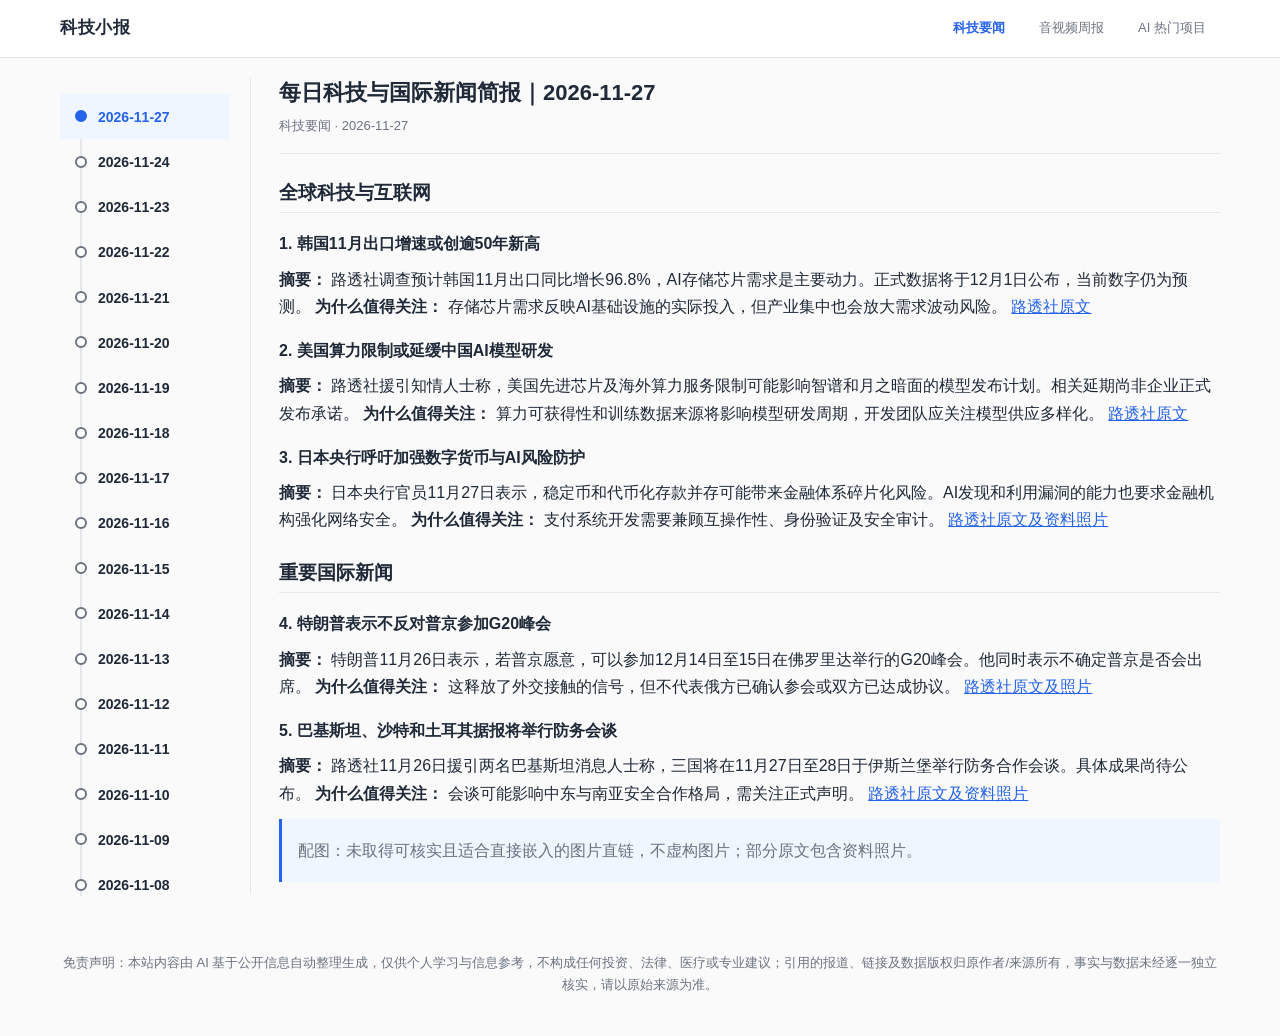
<file: index.html>
<!DOCTYPE html>
<html lang="zh-CN">
<head>
  <meta charset="UTF-8" />
  <meta name="viewport" content="width=device-width, initial-scale=1.0" />
  <title>科技小报</title>
  <link rel="stylesheet" href="style.css?v=3" />
</head>
<body>
  <header class="site-header">
    <div class="header-inner">
      <div class="brand">科技小报</div>
      <nav class="tabs" id="tabs"></nav>
    </div>
  </header>

  <main class="wrap">
    <div class="layout">
      <aside class="list-pane">
        <section id="list" class="list"></section>
      </aside>
      <article id="reader" class="reader"></article>
    </div>
  </main>

  <footer class="site-footer">
    <div class="wrap">免责声明：本站内容由 AI 基于公开信息自动整理生成，仅供个人学习与信息参考，不构成任何投资、法律、医疗或专业建议；引用的报道、链接及数据版权归原作者/来源所有，事实与数据未经逐一独立核实，请以原始来源为准。</div>
  </footer>

  <script src="app.js"></script>
</body>
</html>
</file>
<file: style.css>
:root {
  --bg: #fafafa;
  --card: #ffffff;
  --border: #e5e7eb;
  --text: #1f2937;
  --muted: #6b7280;
  --accent: #2563eb;
  --accent-soft: #eff6ff;
}

* { box-sizing: border-box; }

html, body { margin: 0; padding: 0; }

body {
  font-family: -apple-system, BlinkMacSystemFont, "Segoe UI", "PingFang SC", "Hiragino Sans GB", "Microsoft YaHei", sans-serif;
  background: var(--bg);
  color: var(--text);
  line-height: 1.7;
}

.wrap { max-width: 1200px; margin: 0 auto; padding: 0 20px; }

/* header */
.site-header {
  position: sticky; top: 0; z-index: 20;
  background: var(--card); border-bottom: 1px solid var(--border);
}
.header-inner {
  max-width: 1200px; margin: 0 auto; padding: 13px 20px;
  display: flex; align-items: center; justify-content: space-between; gap: 16px;
}
.brand { font-size: 17px; font-weight: 700; letter-spacing: .5px; white-space: nowrap; }

.tabs { display: flex; gap: 6px; }
.tab {
  appearance: none; -webkit-appearance: none;
  padding: 5px 14px; border: 0; background: transparent;
  color: var(--muted); cursor: pointer;
  font-size: 13px; line-height: 1.6; transition: color .15s;
}
.tab:hover { color: var(--accent); }
.tab.active { color: var(--accent); font-weight: 600; }

/* two-column layout */
.layout {
  display: grid; grid-template-columns: 170px 1fr; gap: 20px;
  align-items: start; padding: 20px 0 40px;
}

.list-pane {
  position: sticky; top: 66px;
  max-height: calc(100vh - 82px); overflow-y: auto;
}

/* timeline list */
.list { position: relative; padding: 16px 0; }
.list::before {
  content: '';
  position: absolute;
  left: 20px; top: 26px; bottom: 26px;
  width: 2px; background: var(--border); border-radius: 1px;
}
.card {
  position: relative;
  padding: 9px 16px 9px 38px;
  cursor: pointer;
  transition: background .12s;
}
.card:hover { background: var(--accent-soft); }
.card.active { background: var(--accent-soft); }
.card .dot {
  position: absolute;
  left: 15px; top: 50%; transform: translateY(-50%);
  width: 12px; height: 12px; border-radius: 50%;
  background: var(--card); border: 2px solid var(--muted);
  transition: all .15s;
}
.card.active .dot { background: var(--accent); border-color: var(--accent); }
.card .date { font-size: 14px; font-weight: 600; color: var(--text); }
.card.active .date { color: var(--accent); }
.empty { text-align: center; color: var(--muted); padding: 32px 16px; font-size: 13px; }

/* reader */
.reader {
  border-left: 1px solid var(--border);
  padding: 0 0 0 28px; min-height: 400px;
}
.reader h2 { margin: 0 0 6px; font-size: 22px; line-height: 1.4; }
.reader .meta {
  color: var(--muted); font-size: 13px; margin-bottom: 20px; padding-bottom: 16px;
  border-bottom: 1px solid var(--border);
}

.article-body h1, .article-body h2, .article-body h3 { line-height: 1.4; }
.article-body h2 { font-size: 19px; margin: 26px 0 12px; border-bottom: 1px solid var(--border); padding-bottom: 6px; }
.article-body h3 { font-size: 16px; margin: 20px 0 8px; }
.article-body p { margin: 10px 0; }
.article-body a { color: var(--accent); }
.article-body blockquote {
  margin: 12px 0; padding: 8px 16px; border-left: 3px solid var(--accent);
  background: var(--accent-soft); color: var(--muted);
}
.article-body ul, .article-body ol { padding-left: 24px; }
.article-body code { background: #f3f4f6; padding: 2px 5px; border-radius: 4px; font-size: .9em; }
.article-body pre { background: #f3f4f6; padding: 12px 16px; border-radius: 8px; overflow-x: auto; }
.article-body img { max-width: 100%; }

.site-footer { padding: 16px 20px 40px; text-align: center; color: var(--muted); font-size: 13px; }

@media (max-width: 760px) {
  .layout { grid-template-columns: 1fr; padding-top: 12px; }
  .list-pane { position: static; max-height: none; }
  .reader { min-height: 0; border-left: none; padding: 24px 0 0; }
  .tabs { overflow-x: auto; }
  .tab { white-space: nowrap; }
}
</file>
